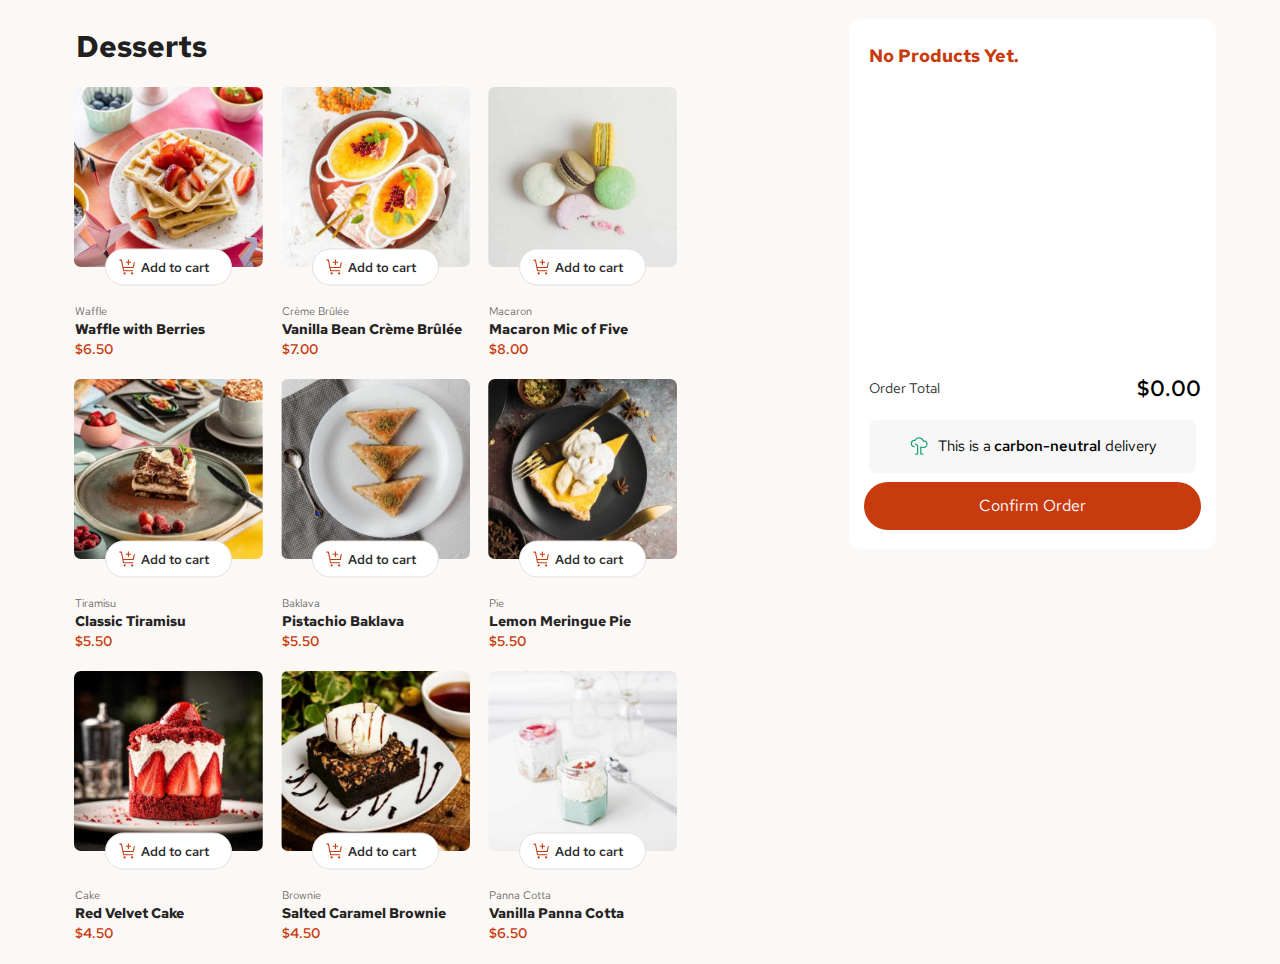
<file: index.html>
<!DOCTYPE html>
<html lang="en">
<head>
  <meta charset="UTF-8">
  <meta name="viewport" content="width=device-width, initial-scale=1.0">
  <link rel="stylesheet" href="./assets/css/styles.css">
  <link rel="icon" type="image/png" sizes="32x32" href="./assets/images/favicon-32x32.png">
  <title>Frontend Mentor | Product list with cart</title>

</head>
<body>
  <div class="container">
      <div class="window1">
        <h1 class="headerText">Desserts</h1>
      </div>
      <div id="togglePoint" class="menu-button active">
        <span></span>
        <span></span>
        <span></span>
      </div>
      <div class="window2">
        <div id="mobileCart" class="Cart-Total mobileCart">
          <div id="total" class="total">
            <h3>No Products Yet.</h3>
          </div>
          <div id="added-products" class="added-products"></div>
          <div class="order-total">
            <div class="TotalIndicator">
              <p>Order Total</p>
            </div>
            <div class="TotalPrice"><p id="Exact-Amount">$0.00</p></div>
            <div class="CarbonNote">
              <div class="carbon-icon">
                <img src="assets/images/icon-carbon-neutral.svg" alt="C"><span class="carbon-text">This is a<span class="highlight"> carbon-neutral</span> delivery</span>
              </div>
            </div>
          </div>
          <div class="confirmation">
            <div id="ConfirmButton" class="confirm-button">
              <p>Confirm Order</p>
            </div>
          </div>
        </div>
      </div>
      <div id="products-hub" class="products_window"></div>
  </div>
  <div id="SuggestionWindow"></div>
  <div id="MessageWindow"></div>
</body>
</html>
<script src="./assets/js/messages.js"></script>
<script src="./assets/js/main.js"></script>
<script>
</script>
</file>
<file: assets/css/styles.css>
@font-face {
    font-family: 'Custom';
    src: url('../fonts/RedHatText-VariableFont_wght.ttf') format('truetype');
    font-weight: 400 700;
    font-style: normal;
}

body {
    font-family: 'Custom', sans-serif;
    background-color: rgba(252,248,245,255);
}


.container{
    display: grid;
    width: 90vw;
    height: 96vh;
    grid-template-columns: 3fr 1.4fr;
    grid-template-rows: minmax(70px, 0.5fr) 7fr;
    grid-template-areas: 
        'panel_header cart_details'
        'products_list cart_details';
    margin: auto;
}

.window1{
    grid-area: panel_header;
    display: flex;
    justify-content: left;
    align-items: end;
}

.window1 h1{
    color: rgb(32, 32, 32);
    padding: 12px;
    font-weight: 800;
}

.window2{
    grid-area: cart_details;
    margin-top: 3%;
    display: grid;
}

.products_window{
    grid-area: products_list;
    display: grid;
    gap: 12px;
    padding: 7px;
    height: 100%;
    width: 100%;
    grid-template-columns: repeat(auto-fill, clamp(190px, 195px, 200px));
    grid-template-rows: repeat(auto-fill, 280px);
    justify-content: left;
}

.product{
    padding: 2px;
    display: grid;
    grid-template-columns: 1fr;
    grid-template-rows: 180px 30px 21px 23px 19px;
    grid-template-areas: 
        "product_image"
        "empty_space"
        "product_type"
        "product_title"
        "product_price";
}

.headerText{
    margin: 3px;
    font-weight: bold;
    font-size: 30px;
}

.image_window{
    grid-area: product_image;
    min-width: 100%;
    height: 100%;
    display: flex;
    justify-content: center;    
}

.product_image{
    max-width: 100%;
    height: 100%;
    border-radius: 7px;
}

.added-products{
    grid-area: 2 / 1 / 3 / 2;
    max-width: 100%;
    max-height: 500px;
    overflow-y: auto;
}

.cart-status{
    grid-area: product_image;
    width: 65%;
    height: 35px;
    background-color: rgb(255, 255, 255);
    z-index: 1;
    justify-self: center;
    align-self: flex-end;
    display: flex;
    justify-content: center;
    align-items: center;
    border-radius: 25px;
    transform: translate(0, 50%);
    overflow: hidden;
    border-style: solid;
    border-width: 1px;
    border-color: #e4e0df;
    cursor: pointer;
}

.product_type{
    grid-area: product_type;
    padding: 2px;
    color: rgba(37, 37, 37, 0.719);
}

.product_type small{
    font-size: 11px;
}

.product_title{
    grid-area: product_title;
    padding: 2px;
    color: rgb(36, 36, 36);
}

.product_title h5{
    margin: 0;
    padding: 0;
    font-size: 14px;
}

.product_price{
    grid-area: product_price;
    padding: 2px;
    display: flex;
    justify-items: baseline;
}

.product_price p{
    margin: 0;
    padding: 0;
    margin-top: -3px;
    font-size: 14px;
    font-weight: 600;
    color: #c83b0e;
}

.DefaultProductStatus{
    height: 45px;
    display: grid;
    grid-template-columns: 1fr 4fr;
    grid-template-rows: 1fr;
    align-items: center;
    justify-content: center;
    grid-template-areas: 
        'cart-icon status-text';
}

.statusRefresh{
    animation: slowly-appear 1.4s ease forwards;
}

.status1{
    width: 100%;
    height: 100%;
    grid-area: cart-icon;
    justify-self: right;
    display: flex;
    justify-content: right;
    align-items: center;
}

.status1 img{
    max-width: 85%;
    max-height: 85%;
}

.status2{
    width: 100%;
    height: 100%;
    grid-area: status-text;
    display: flex;
    justify-content: left;
    align-items: center;
    padding-left: 4px;
}
.status2 p{
    margin: 0;
    padding: 0;
    font-size: 13px;
    font-weight: 600;
    color: rgb(43, 43, 43);
}

.Cart-Total{
    display: grid;
    background-color: #ffffff;
    border-radius: 12px;
    grid-template-columns: 1fr;
    grid-template-rows: 50px 5fr 2fr 1fr;
    height: 500px; 
    grid-template-areas: 
        'first'
        'second'
        'third'
        'last';
    padding: 15px;
}

.order-total{
    grid-area: third;
    display: grid;
    grid-template-columns: 5fr 3fr;
    grid-template-rows: 0.8fr 1fr;
}

.CarbonNote{
    grid-area: 2 / 1 / 3 / 3;
    display: flex;
    justify-content: center;
    align-items: center;
    padding: 5px;
    user-select: none;
}

.total{
    grid-area: first;
    font-size: 17px;
}

.total h3{
    margin-top: 5px;
    padding: 5px;
    color: #c83b0e; 
    font-size: 18px;
}

.confirmation{
    grid-area: last;
    width: 100%;
    height: 100%;
    display: flex;
    justify-content: center;
    align-items: center;
}

.confirm-button{
    width: 100%;
    height: 85%;
    max-height: 100%;
    background-color: rgba(200,59,14,255);
    border-radius: 25px;
    display: flex;
    justify-content: center;
    color: white;
    cursor: pointer;
    user-select: none;
}

.bubble-button{
    animation: buble 0.4s 0s linear;
}

.confirm-button p{
    margin: 0;
    padding: 13px;
}
.focused-text{
    font-weight: 600;
}

.TotalPrice{
    display: flex;
    justify-content: right;
}

.TotalPrice p{
    margin: 0;
    margin-top: 9px;
    padding: 0;
    font-size: 22px;
    font-weight: 600;
}

.cart-product{
    width: 95%;
    height: 70px;
    display: grid;
    grid-template-columns: 25px 60px 55px 3.5fr 0.8fr;
    grid-template-rows: minmax(30px, 40px) 25px;
    padding-left: 5px;
    border-bottom: solid;
    border-width: 1px;
    border-color: #e6e6e6cc;
    grid-template-areas: 
        'col-first col-second'
        'row-first row-second';
}

.animate-card{
    animation: CartProductAddition 0.5s;
}

.slowlyRemove{
    animation: slowlyReduceHeight 0.5s forwards;
}

.cart-product-child1{
    grid-area: 1 / 1 / 2 / 5;
}

.cart-product-child2{
    display: flex;
    align-items: baseline;
}
.cart-product-child3{
    display: flex;
    align-items: baseline;
}

.cart-product-child4{
    display: flex;
    align-items: baseline;
}

.cart-product-child5{
    grid-area: 1 / 5 / 3 / 6;
    border-style: solid;
    border-width: 1px;
    border-color: #b3b3b3;
    width: 14px;
    height: 14px;
    border-radius: 50%;
    display: flex;
    justify-content: center;
    align-items: center;
    align-self: center;
    justify-self: right;
    cursor: pointer;
    user-select: none;
}

.remove-wrapper{
    width: 100%;
    height: 100%;
    background-color: red;
    border-radius: 50%;
}

.cart-product-child5 img{
    width: 8px;
    height: 8px;
}

.cart-product-child1 small{
    font-weight: bold;
    color: #4b4b4b;
}

.price1{
    color: #2c2c2c98;
    font-weight: 500;
}

.price2{
    color: #6e6e6e;
    font-weight: 600;
}

.globaltext{
    margin: 0;
    margin-top: 5px;
    padding: 0;
    font-size: 13px;
}

.x-amount{
    color: #99300d;
    font-weight: bold;
}


.TotalIndicator p{
    color: #2e2e2e;
    font-size: 14px;
    font-weight: 400;
    margin-left: 5px;
}

.carbon-icon{
    display: flex;
    justify-content: center;
    align-items: center;
    width: 100%;
    height: 100%;
    background-color: #f7f7f7;
    border-radius: 7px;
}

.carbon-text{
    margin: 0;
    padding: 0;
    margin-left: 0.5rem;
    font-size: 15px;
}

.highlight{
    font-weight: 600;
}

.menu-button {
    display: none;
}
  
.menu-button span {
    display: none;
}

.menu-button.active span:nth-child(1) {
    transform: rotate(55deg) translate(11px, 2px);
}

.menu-button.active span:nth-child(2) {
    opacity: 0;
}

.menu-button.active span:nth-child(3) {
    transform: rotate(-55deg) translate(11px, -2px);
}

@media (max-width:300px){
    .window1 h1{
        color: rgb(32, 32, 32);
        margin: 0;
        padding-left: 7px;
        font-weight: 800;
    }
    .window1{
        justify-self: left;
        align-items: center;
    }
    .container{
        display: grid;
        width: 100vw;
        margin: auto;
        justify-items: center;
    }
    .products_window{
        grid-area: 2 / 1 / 3 / 3;
        grid-template-columns: 1fr;
        grid-template-rows: repeat(auto-fill, 350px);
        justify-content: center;
    }
    .product{
        padding: 2px;
        display: grid;
        grid-template-columns: 250px;
        grid-template-rows: 250px 30px 21px 23px 19px;
        grid-template-areas: 
            "product_image"
            "empty_space"
            "product_type"
            "product_title"
            "product_price";
        justify-self: center;
    }
}

@media (min-width:301px) and (max-width:446px){
    .window1 h1{
        color: rgb(32, 32, 32);
        margin: 0;
        padding-left: 12px;
        font-weight: 800;
    }
    .window1{
        justify-self: left;
        align-items: center;
    }
    .container{
        width: 92vw;
        margin: auto;
        justify-items: center;
    }
    .products_window{
        grid-area: 2 / 1 / 3 / 3;
        grid-template-columns: 1fr;
        grid-template-rows: repeat(auto-fill, 400px);
        justify-content: center;
    }
    .product{
        padding: 2px;
        display: grid;
        grid-template-columns: 300px;
        grid-template-rows: 290px 30px 21px 23px 19px;
        grid-template-areas: 
            "product_image"
            "empty_space"
            "product_type"
            "product_title"
            "product_price";
        justify-self: center;
    }
}

@media (min-width:447px) and (max-width:658px){
    .products_window{
        grid-area: 2 / 1 / 3 / 3;
        justify-content: center;
        z-index: 1;
    }
}

@media (max-width:658px){
    .window2{
        grid-area: 2 / 1 / 3 / 3;
        margin: 0;
        padding: 0;
        display: grid;
    }
    .menu-button {
        width: 30px;
        height: 25px;
        display: flex;
        flex-direction: column;
        justify-content: space-between;
        cursor: pointer;
        position: relative;
        grid-area: 1 / 2 / 2 / 3;
        justify-self: right;
        padding-top: 25px;
        padding-right: 10px;
        z-index: 3;
    }
      
    .menu-button span {
        display: block;
        width: 100%;
        height: 4px;
        background-color: black;
        transition: transform 0.3s ease, opacity 0.3s ease;
    }
    .mobileCart{
        justify-self: center;
        display: grid;
        width: 80%;
        max-height: 99vh;
        background-color: #ffffff;
        border-radius: 12px;
        grid-template-columns: 1fr;
        grid-template-rows: 50px 5fr 2fr 1fr;
        grid-template-areas: 
            'first'
            'second'
            'third'
            'last';
        padding: 15px;
        animation: openAnim 0.5s forwards;
        z-index: 2;
    }
}

@media (max-width: 992px){
    .products_window{
        justify-content: center;
    }
}

.closeMobileCart{
    height: 500px; 
    animation: closeAnim 0.5s forwards;
}
  
.cart-update-effect{
    animation: mildBlip 0.7s ease;
}

.added-status{
    display: grid;
    height: 50px;
    width: 100%;
    justify-content: space-around;
    background-color: rgba(200,59,14,255);
    grid-template-columns: 35px  1fr 35px;
    grid-template-rows: 50px;
    grid-template-areas: 
        'minus quantity plus';
    animation: newlyAdded 0.7s forwards;
}

.quantity-holder{
    min-width: 30px;
    max-width: 80%;
    text-align: center;
    font-size: 12px;
    color: white;
    font-weight: bold;
}
.minus{
    width: 100%;
    height: 100%;
    display: flex;
    justify-content: center;
    align-items: center;
    grid-area: minus;
}
.quantity{
    width: 100%;
    height: 100%;
    display: flex;
    justify-content: center;
    align-items: center;
}
.plus{
    width: 100%;
    height: 100%;
    grid-area: plus;
    display: grid;
}

.minus-round{
    width: 38%;
    height: 26%;
    border-radius: 50%;
    border-style: solid;
    border-width: 1px;
    border-color: white;
    display: flex;
    justify-content: center;
    align-items: center;
}

.minus-round span{
    width: 35%;
    height: 1px;
    background-color: white;
}

.plus-holder{
    align-self: center;
    justify-self: center;
    border-radius: 50%;
    width: 39%;
    height: 26%;
    border-style: solid;
    border-width: 1px;
    border-color: white;
    display: grid;
    grid-template-columns: 1fr 1px 1fr;
    grid-template-rows: 1fr 1px 1fr;
    align-items: center;
    align-content: center;
    justify-content: center;
}

.line:nth-child(1){
    grid-area: 1 / 2 / 4 / 3;
    width: 100%;
    height: 75%;
    background-color: white;
    align-self: center;
}

.line:nth-child(2){
    grid-area: 2 / 1 / 3 / 4;
    width: 75%;
    height: 100%;
    background-color: white;
    justify-self: center;
}

.added-products::-webkit-scrollbar {
    width: 15px;
}
  
.added-products::-webkit-scrollbar-track {
    background: #f1f1f1;
    border-radius: 10px;
}
  
.added-products::-webkit-scrollbar-thumb {
    background: #4caf50;
    border-radius: 10px;
    border: 3px solid #f1f1f1;
}
  
.added-products::-webkit-scrollbar-thumb:hover {
    background: #3e8e41;
}

.enlargeAnim{
    animation: enlarge 0.5s cubic-bezier(0.25, 0.1, 0.25, 1) forwards;
}
</file>
